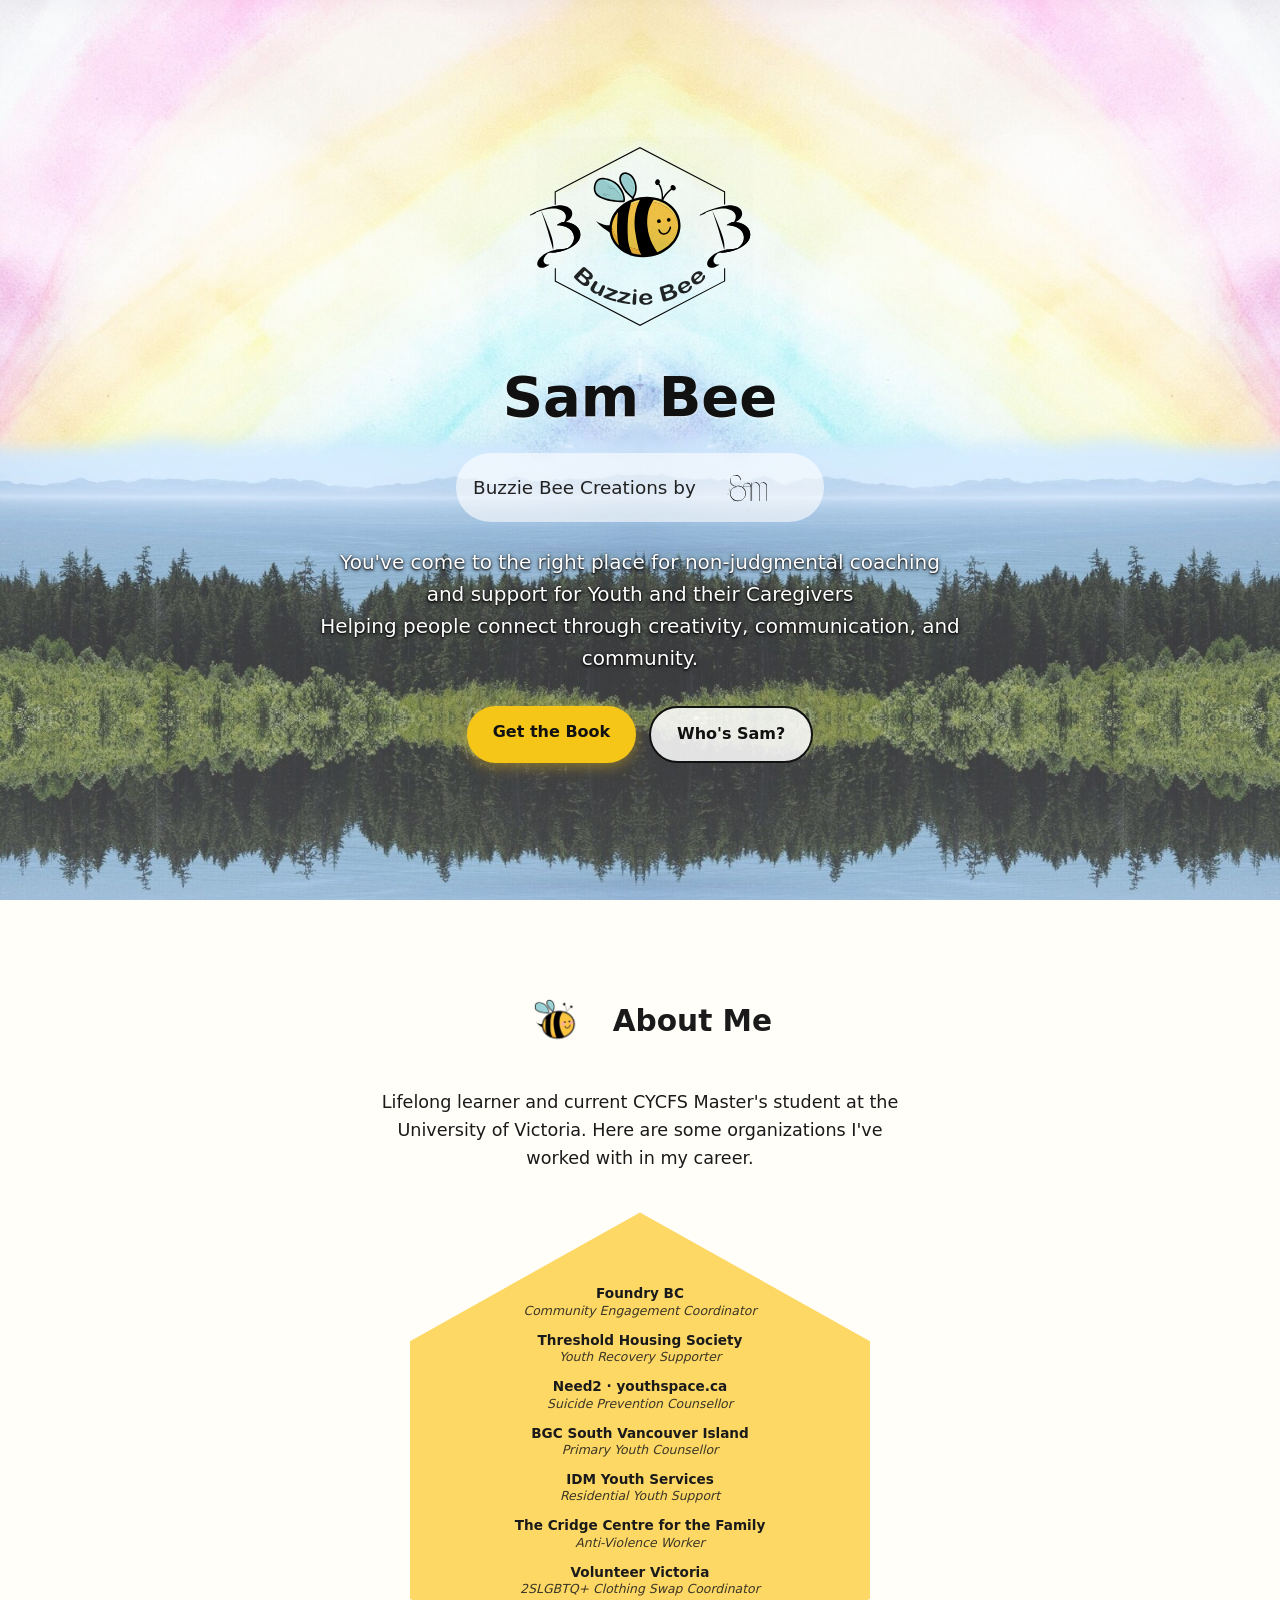
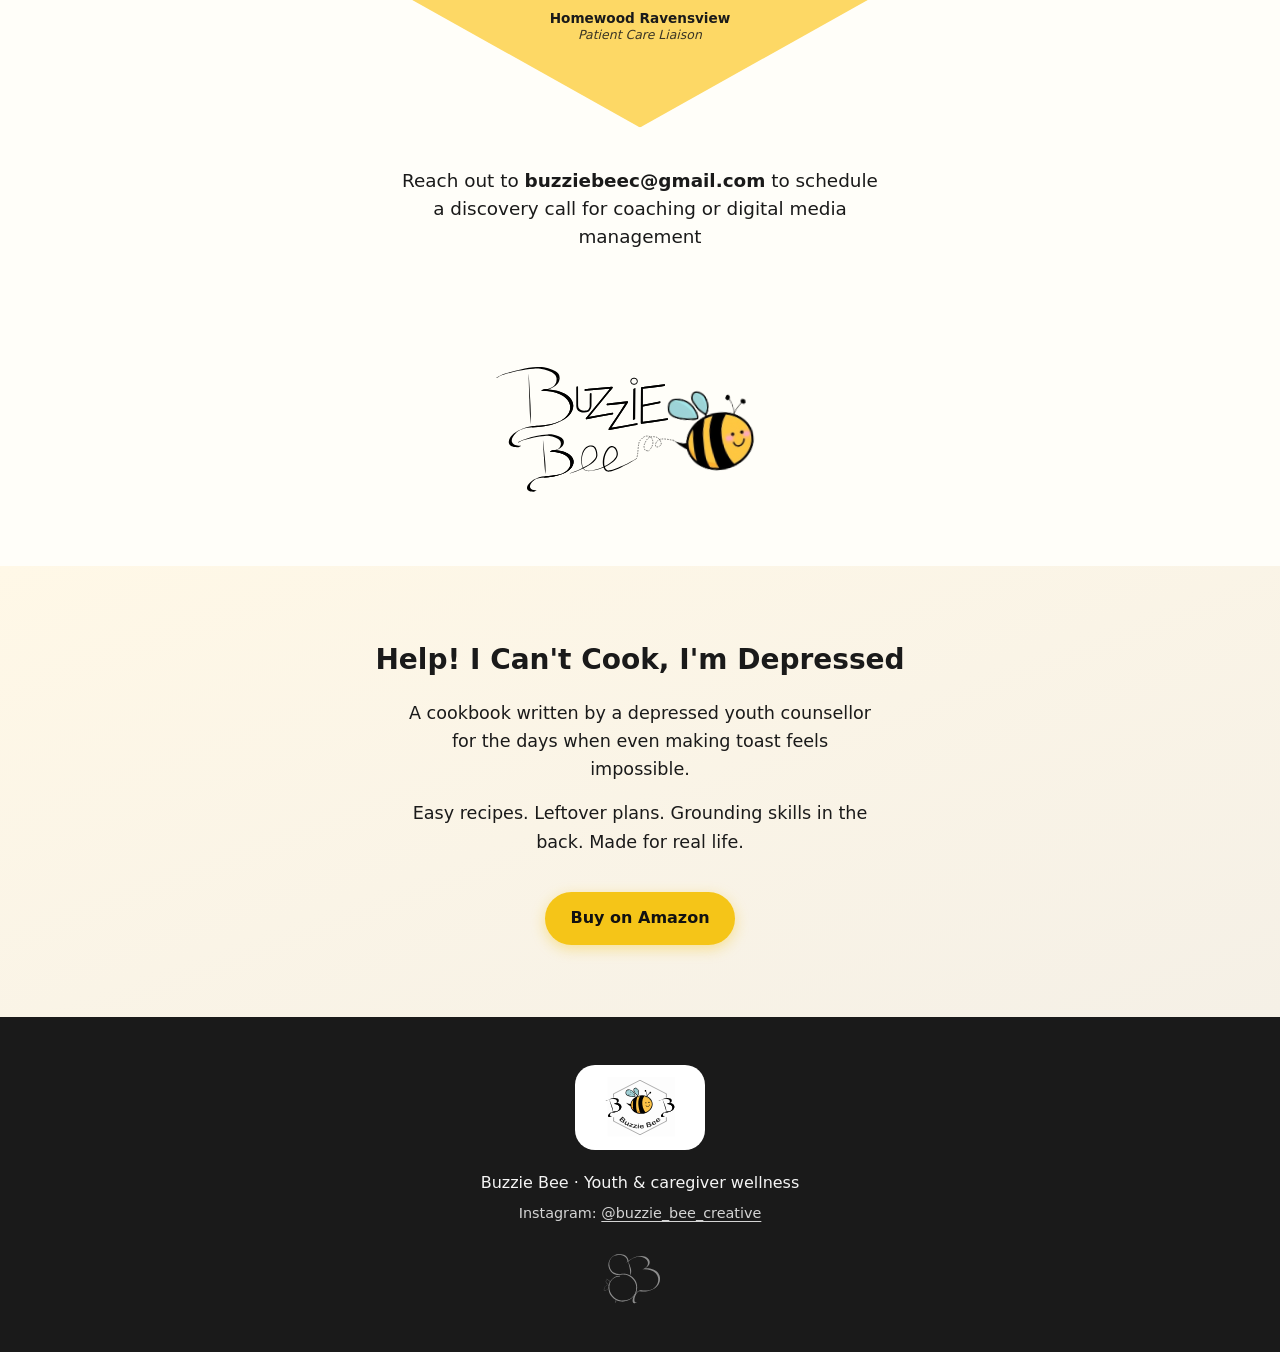
<file: index.html>
<!DOCTYPE html>
<html lang="en">
<head>
  <meta charset="UTF-8">
  <meta name="viewport" content="width=device-width, initial-scale=1.0">
  <title>Buzzie Bee | Creative Strategist • Artist • Youth Advocate & Coach </title>
  <meta name="description" content="Greetings! I'm Sam. I live, work and play in Victoria, BC. I'm a coach for Youth and Caregivers and a Digital Media Strategist, and Author of the book Help! I Can't Cook, I'm Depressed.">
  <link rel="stylesheet" href="styles.css">
  <link rel="icon" href="logo.svg" type="image/svg+xml">
</head>
<body>

  <!-- Hero -->
  <header class="hero">
    <div class="hero-content">
      <img src="logo.svg" alt="Buzzie Bee logo" class="main-logo">
      <h1>Sam Bee</h1>
      <p class="by-line">Buzzie Bee Creations by <img src="SAMname%20copy.svg" alt="Sam" class="sam-name-img"></p>
      <p class="tagline">You've come to the right place for non-judgmental coaching and support for Youth and their Caregivers<br>Helping people connect through creativity, communication, and community.</p>
      <div class="hero-buttons">
        <a href="https://www.amazon.ca/Help-Cant-Cook-Im-Depressed/dp/1069725307" class="btn primary" target="_blank" rel="noopener">Get the Book</a>
        <a href="#about" class="btn secondary">Who's Sam?</a>
      </div>
    </div>
  </header>

  <!-- About / Credibility -->
  <section id="about" class="about">
    <div class="container">
      <div class="about-heading">
        <img src="Bee_Logo.svg" alt="" class="bee-accent">
        <h2>About Me</h2>
      </div>
      <p class="intro">Lifelong learner and current CYCFS Master's student at the University of Victoria. Here are some organizations I've worked with in my career.</p>

      <div class="hexagon-wrapper">
        <div class="hexagon">
          <ul class="orgs">
            <li><strong>Foundry BC</strong><span>Community Engagement Coordinator</span></li>
            <li><strong>Threshold Housing Society</strong><span>Youth Recovery Supporter</span></li>
            <li><strong>Need2 · youthspace.ca</strong><span>Suicide Prevention Counsellor</span></li>
            <li><strong>BGC South Vancouver Island</strong><span>Primary Youth Counsellor</span></li>
            <li><strong>IDM Youth Services</strong><span>Residential Youth Support</span></li>
            <li><strong>The Cridge Centre for the Family</strong><span>Anti-Violence Worker</span></li>
            <li><strong>Volunteer Victoria</strong><span>2SLGBTQ+ Clothing Swap Coordinator</span></li>
            <li><strong>Homewood Ravensview</strong><span>Patient Care Liaison</span></li>
          </ul>
        </div>
      </div>

      <p class="closing">Reach out to <b>buzziebeec@gmail.com</b> to schedule a discovery call for coaching or digital media management</p>
    </div>
  </section>

  <div class="wordmark-divider">
    <img src="buzziebee-hand-logo.svg" alt="Buzzie Bee">
  </div>

  <!-- Book -->
  <section class="book">
    <div class="container">
      <h2>Help! I Can't Cook, I'm Depressed</h2>
      <p>A cookbook written by a depressed youth counsellor for the days when even making toast feels impossible.</p>
      <p>Easy recipes. Leftover plans. Grounding skills in the back. Made for real life.</p>
      <a href="https://www.amazon.ca/Help-Cant-Cook-Im-Depressed/dp/1069725307" class="btn primary" target="_blank" rel="noopener">Buy on Amazon</a>
    </div>
  </section>

  <!-- Footer -->
  <footer>
    <div class="container">
      <img src="logo.svg" alt="Buzzie Bee" class="footer-logo">
      <p>Buzzie Bee · Youth & caregiver wellness</p>
      <p class="small">Instagram: <a href="https://www.instagram.com/buzziebee.hive" target="_blank" rel="noopener">@buzzie_bee_creative</a></p>
      <img src="SB%20monogram%20copy.svg" alt="" class="sb-watermark">
    </div>
  </footer>

</body>
</html>
</file>
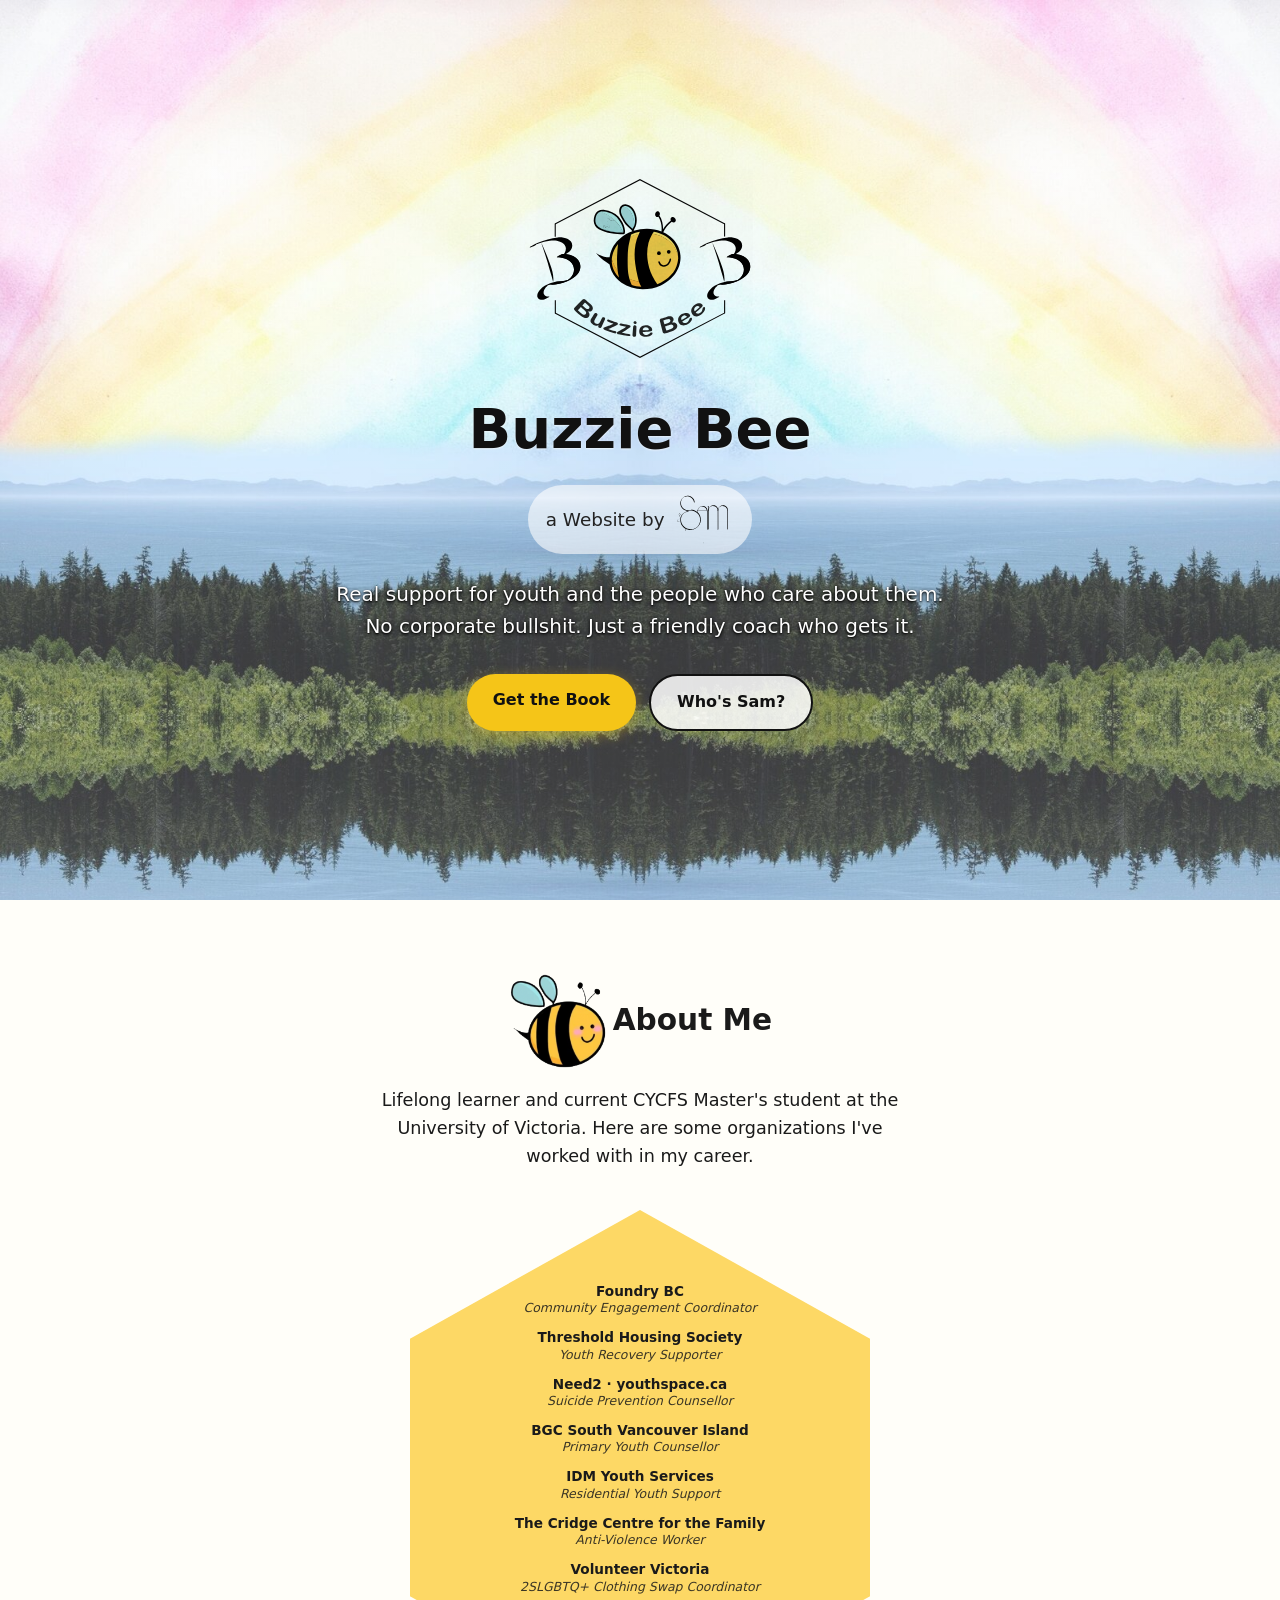
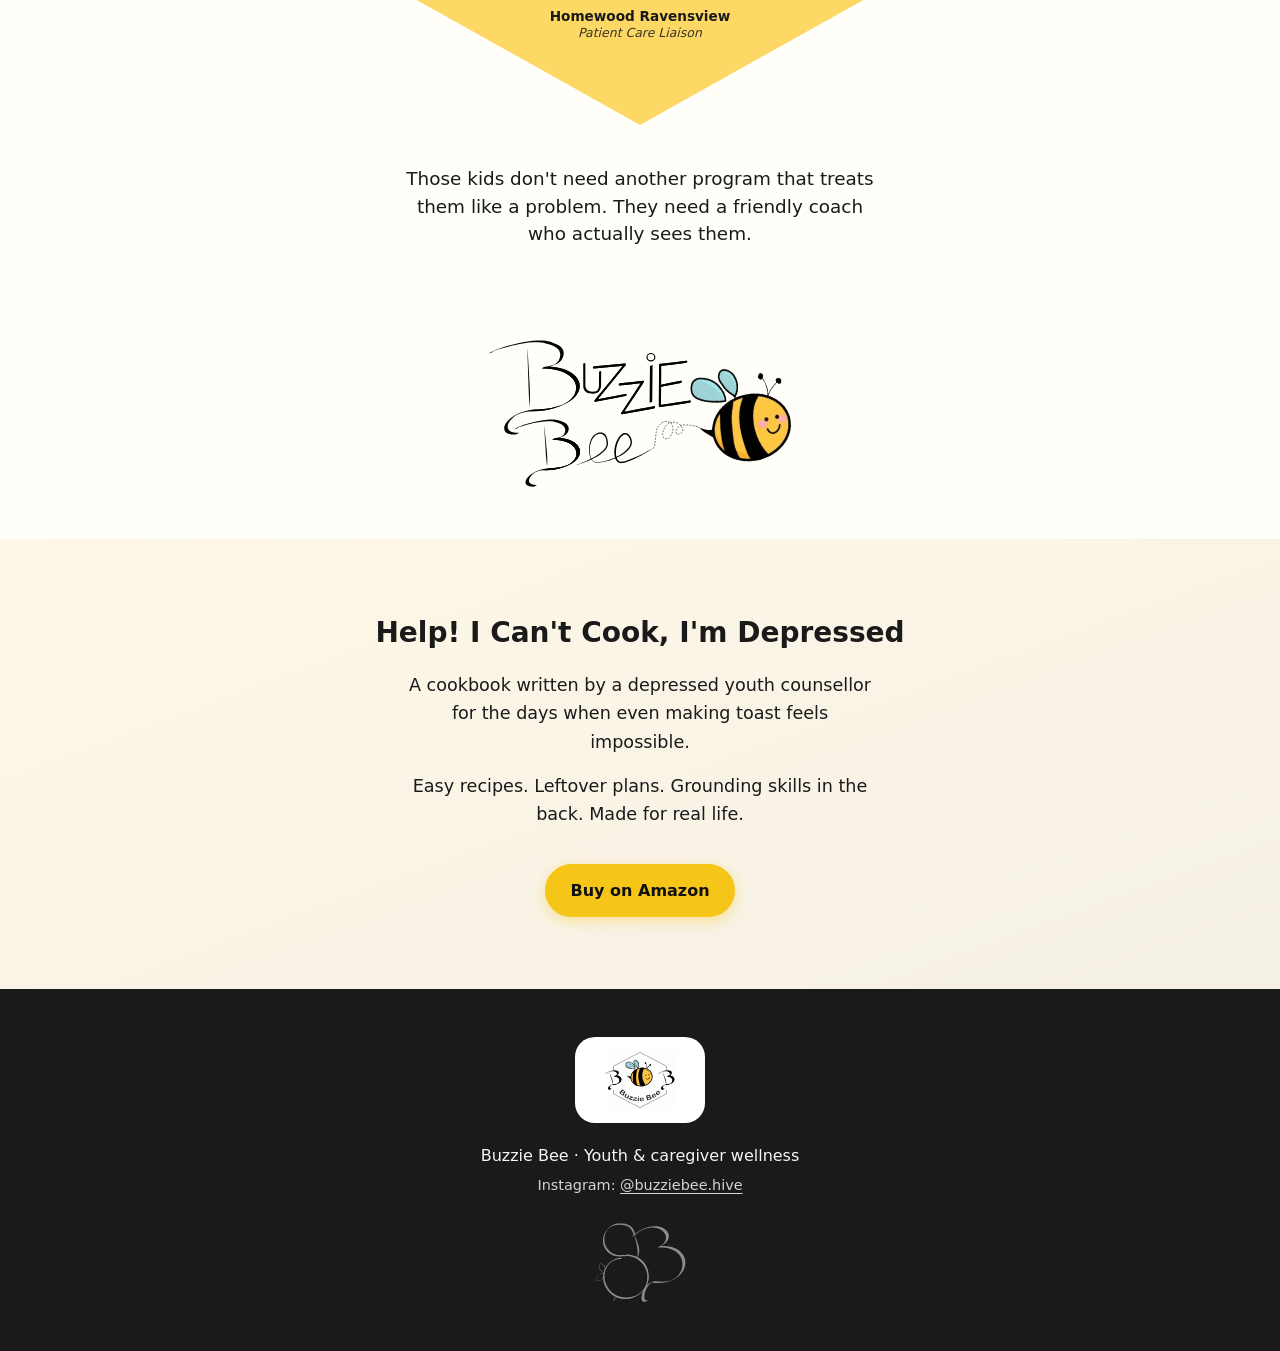
<file: index (4).html>
<!DOCTYPE html>
<html lang="en">
<head>
  <meta charset="UTF-8">
  <meta name="viewport" content="width=device-width, initial-scale=1.0">
  <title>Buzzie Bee | Real support for youth & caregivers</title>
  <meta name="description" content="A friendly coach for youth and caregivers. Practical recovery tools, real talk, and the book Help! I Can't Cook, I'm Depressed.">
  <link rel="stylesheet" href="styles.css">
  <link rel="icon" href="logo.svg" type="image/svg+xml">
</head>
<body>

  <!-- Hero -->
  <header class="hero">
    <div class="hero-content">
      <img src="logo.svg" alt="Buzzie Bee logo" class="main-logo">
      <h1>Buzzie Bee</h1>
      <p class="by-line">a Website by <img src="sam-name.svg" alt="Sam" class="sam-name-img"></p>
      <p class="tagline">Real support for youth and the people who care about them.<br>No corporate bullshit. Just a friendly coach who gets it.</p>
      <div class="hero-buttons">
        <a href="https://www.amazon.ca/Help-Cant-Cook-Im-Depressed/dp/1069725307" class="btn primary" target="_blank" rel="noopener">Get the Book</a>
        <a href="#about" class="btn secondary">Who's Sam?</a>
      </div>
    </div>
  </header>

  <!-- About / Credibility -->
  <section id="about" class="about">
    <div class="container">
      <div class="about-heading">
        <img src="bee-icon.svg" alt="" class="bee-accent">
        <h2>About Me</h2>
      </div>
      <p class="intro">Lifelong learner and current CYCFS Master's student at the University of Victoria. Here are some organizations I've worked with in my career.</p>

      <div class="hexagon-wrapper">
        <div class="hexagon">
          <ul class="orgs">
            <li><strong>Foundry BC</strong><span>Community Engagement Coordinator</span></li>
            <li><strong>Threshold Housing Society</strong><span>Youth Recovery Supporter</span></li>
            <li><strong>Need2 · youthspace.ca</strong><span>Suicide Prevention Counsellor</span></li>
            <li><strong>BGC South Vancouver Island</strong><span>Primary Youth Counsellor</span></li>
            <li><strong>IDM Youth Services</strong><span>Residential Youth Support</span></li>
            <li><strong>The Cridge Centre for the Family</strong><span>Anti-Violence Worker</span></li>
            <li><strong>Volunteer Victoria</strong><span>2SLGBTQ+ Clothing Swap Coordinator</span></li>
            <li><strong>Homewood Ravensview</strong><span>Patient Care Liaison</span></li>
          </ul>
        </div>
      </div>

      <p class="closing">Those kids don't need another program that treats them like a problem. They need a friendly coach who actually sees them.</p>
    </div>
  </section>

  <div class="wordmark-divider">
    <img src="buzziebee-wordmark.svg" alt="Buzzie Bee">
  </div>

  <!-- Book -->
  <section class="book">
    <div class="container">
      <h2>Help! I Can't Cook, I'm Depressed</h2>
      <p>A cookbook written by a depressed youth counsellor for the days when even making toast feels impossible.</p>
      <p>Easy recipes. Leftover plans. Grounding skills in the back. Made for real life.</p>
      <a href="https://www.amazon.ca/Help-Cant-Cook-Im-Depressed/dp/1069725307" class="btn primary" target="_blank" rel="noopener">Buy on Amazon</a>
    </div>
  </section>

  <!-- Footer -->
  <footer>
    <div class="container">
      <img src="logo.svg" alt="Buzzie Bee" class="footer-logo">
      <p>Buzzie Bee · Youth & caregiver wellness</p>
      <p class="small">Instagram: <a href="https://www.instagram.com/buzziebee.hive" target="_blank" rel="noopener">@buzziebee.hive</a></p>
      <img src="sb-monogram.svg" alt="" class="sb-watermark">
    </div>
  </footer>

</body>
</html>
</file>
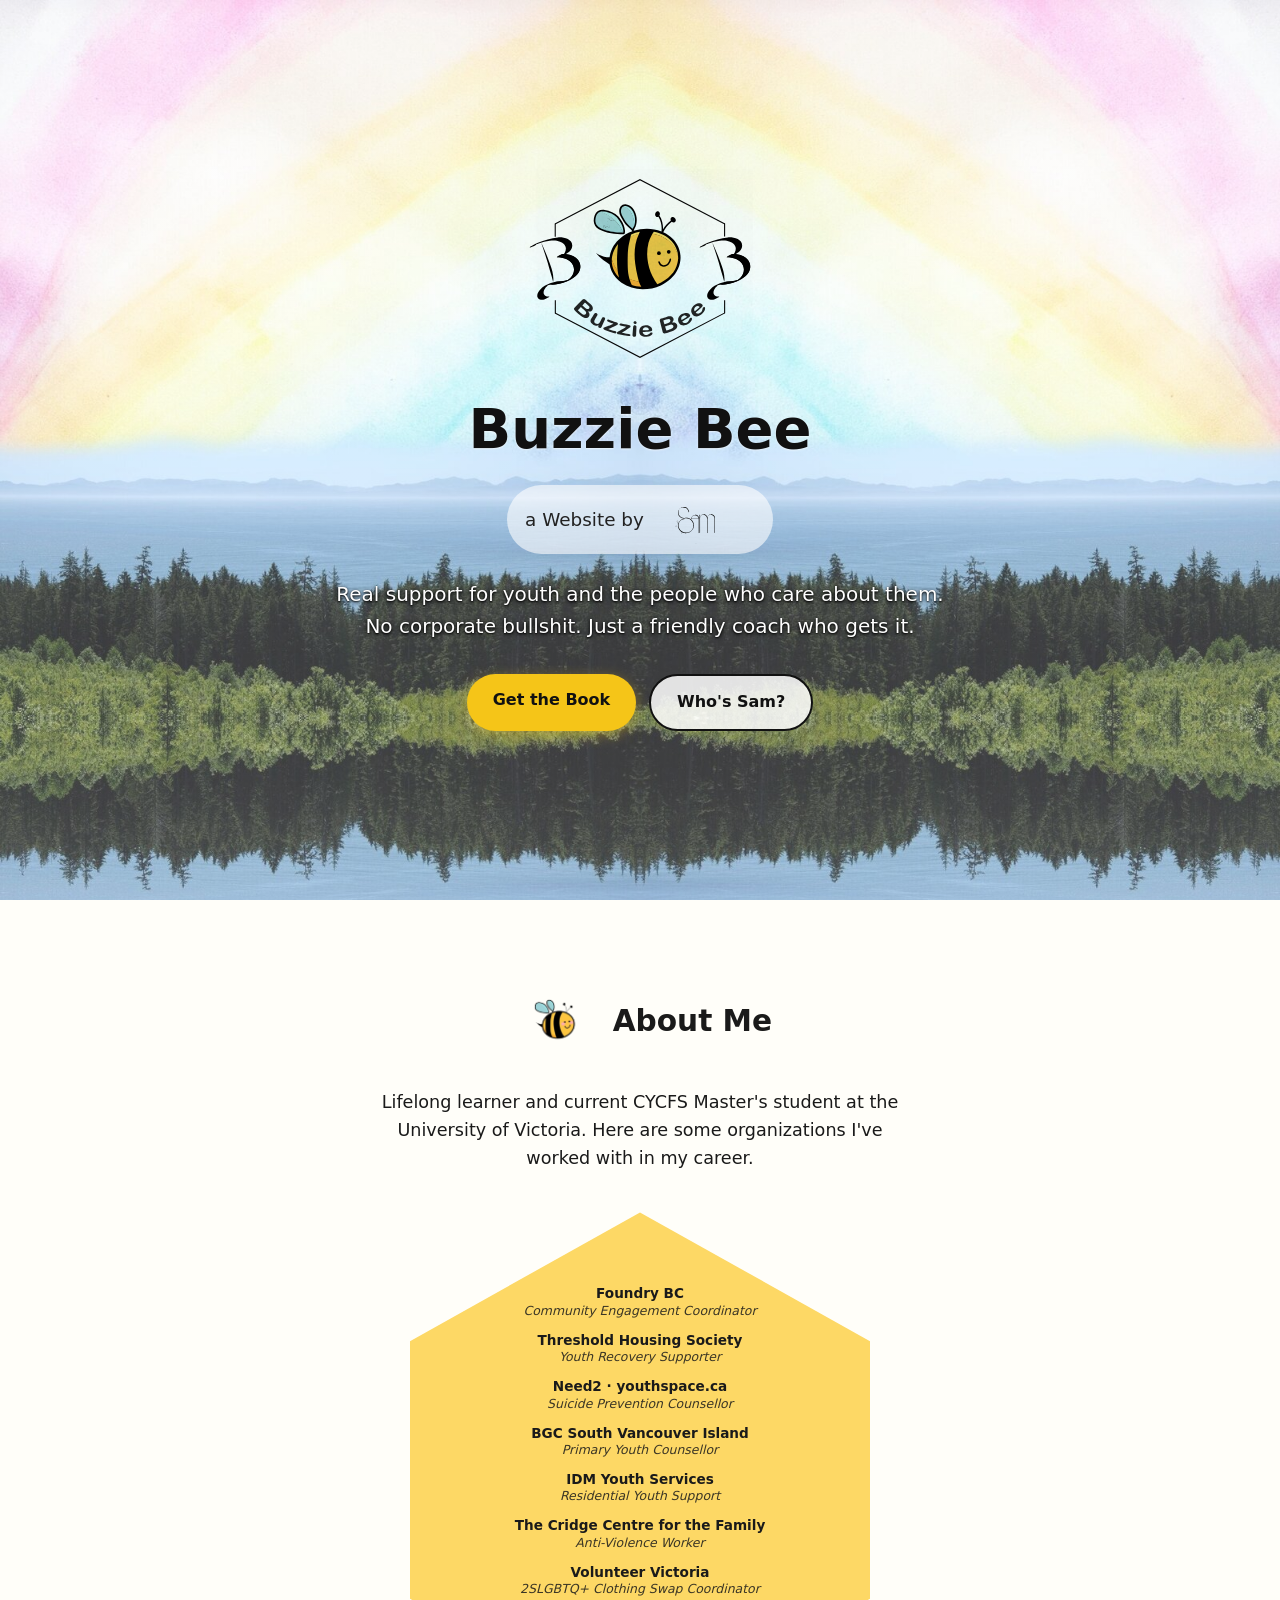
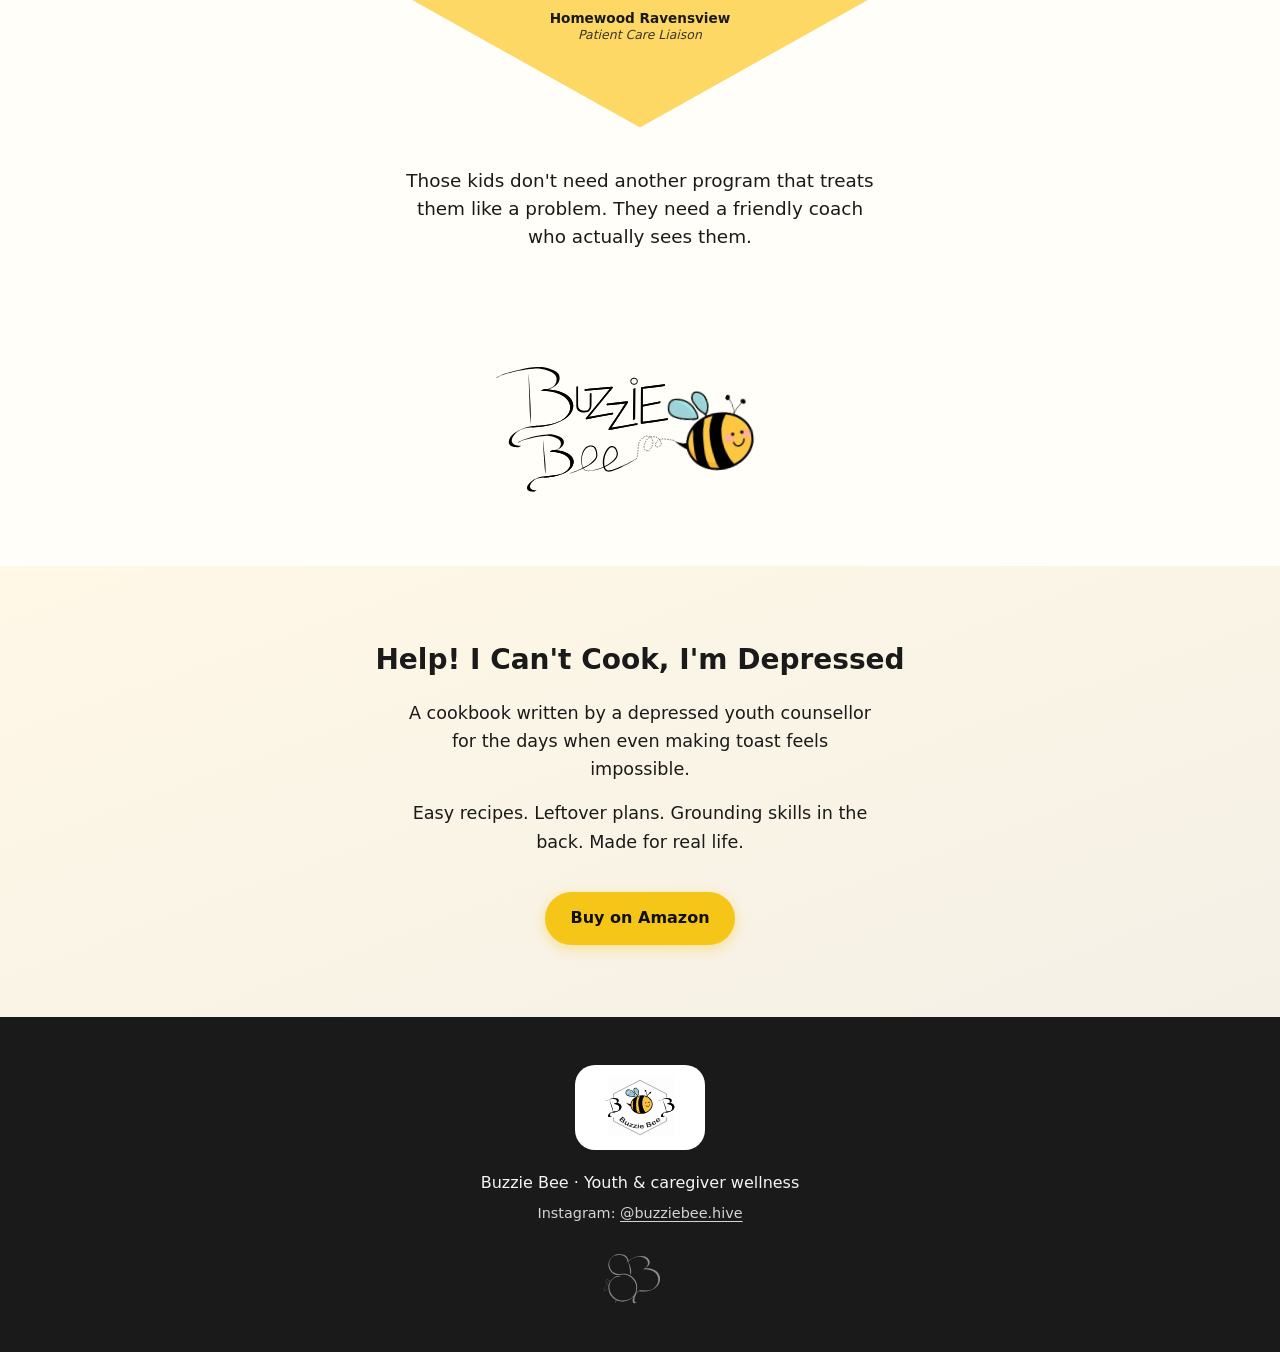
<file: index (5).html>
<!DOCTYPE html>
<html lang="en">
<head>
  <meta charset="UTF-8">
  <meta name="viewport" content="width=device-width, initial-scale=1.0">
  <title>Buzzie Bee | Real support for youth & caregivers</title>
  <meta name="description" content="A friendly coach for youth and caregivers. Practical recovery tools, real talk, and the book Help! I Can't Cook, I'm Depressed.">
  <link rel="stylesheet" href="styles.css">
  <link rel="icon" href="logo.svg" type="image/svg+xml">
</head>
<body>

  <!-- Hero -->
  <header class="hero">
    <div class="hero-content">
      <img src="logo.svg" alt="Buzzie Bee logo" class="main-logo">
      <h1>Buzzie Bee</h1>
      <p class="by-line">a Website by <img src="SAMname%20copy.svg" alt="Sam" class="sam-name-img"></p>
      <p class="tagline">Real support for youth and the people who care about them.<br>No corporate bullshit. Just a friendly coach who gets it.</p>
      <div class="hero-buttons">
        <a href="https://www.amazon.ca/Help-Cant-Cook-Im-Depressed/dp/1069725307" class="btn primary" target="_blank" rel="noopener">Get the Book</a>
        <a href="#about" class="btn secondary">Who's Sam?</a>
      </div>
    </div>
  </header>

  <!-- About / Credibility -->
  <section id="about" class="about">
    <div class="container">
      <div class="about-heading">
        <img src="Bee_Logo.svg" alt="" class="bee-accent">
        <h2>About Me</h2>
      </div>
      <p class="intro">Lifelong learner and current CYCFS Master's student at the University of Victoria. Here are some organizations I've worked with in my career.</p>

      <div class="hexagon-wrapper">
        <div class="hexagon">
          <ul class="orgs">
            <li><strong>Foundry BC</strong><span>Community Engagement Coordinator</span></li>
            <li><strong>Threshold Housing Society</strong><span>Youth Recovery Supporter</span></li>
            <li><strong>Need2 · youthspace.ca</strong><span>Suicide Prevention Counsellor</span></li>
            <li><strong>BGC South Vancouver Island</strong><span>Primary Youth Counsellor</span></li>
            <li><strong>IDM Youth Services</strong><span>Residential Youth Support</span></li>
            <li><strong>The Cridge Centre for the Family</strong><span>Anti-Violence Worker</span></li>
            <li><strong>Volunteer Victoria</strong><span>2SLGBTQ+ Clothing Swap Coordinator</span></li>
            <li><strong>Homewood Ravensview</strong><span>Patient Care Liaison</span></li>
          </ul>
        </div>
      </div>

      <p class="closing">Those kids don't need another program that treats them like a problem. They need a friendly coach who actually sees them.</p>
    </div>
  </section>

  <div class="wordmark-divider">
    <img src="buzziebee-hand-logo.svg" alt="Buzzie Bee">
  </div>

  <!-- Book -->
  <section class="book">
    <div class="container">
      <h2>Help! I Can't Cook, I'm Depressed</h2>
      <p>A cookbook written by a depressed youth counsellor for the days when even making toast feels impossible.</p>
      <p>Easy recipes. Leftover plans. Grounding skills in the back. Made for real life.</p>
      <a href="https://www.amazon.ca/Help-Cant-Cook-Im-Depressed/dp/1069725307" class="btn primary" target="_blank" rel="noopener">Buy on Amazon</a>
    </div>
  </section>

  <!-- Footer -->
  <footer>
    <div class="container">
      <img src="logo.svg" alt="Buzzie Bee" class="footer-logo">
      <p>Buzzie Bee · Youth & caregiver wellness</p>
      <p class="small">Instagram: <a href="https://www.instagram.com/buzziebee.hive" target="_blank" rel="noopener">@buzziebee.hive</a></p>
      <img src="SB%20monogram%20copy.svg" alt="" class="sb-watermark">
    </div>
  </footer>

</body>
</html>
</file>
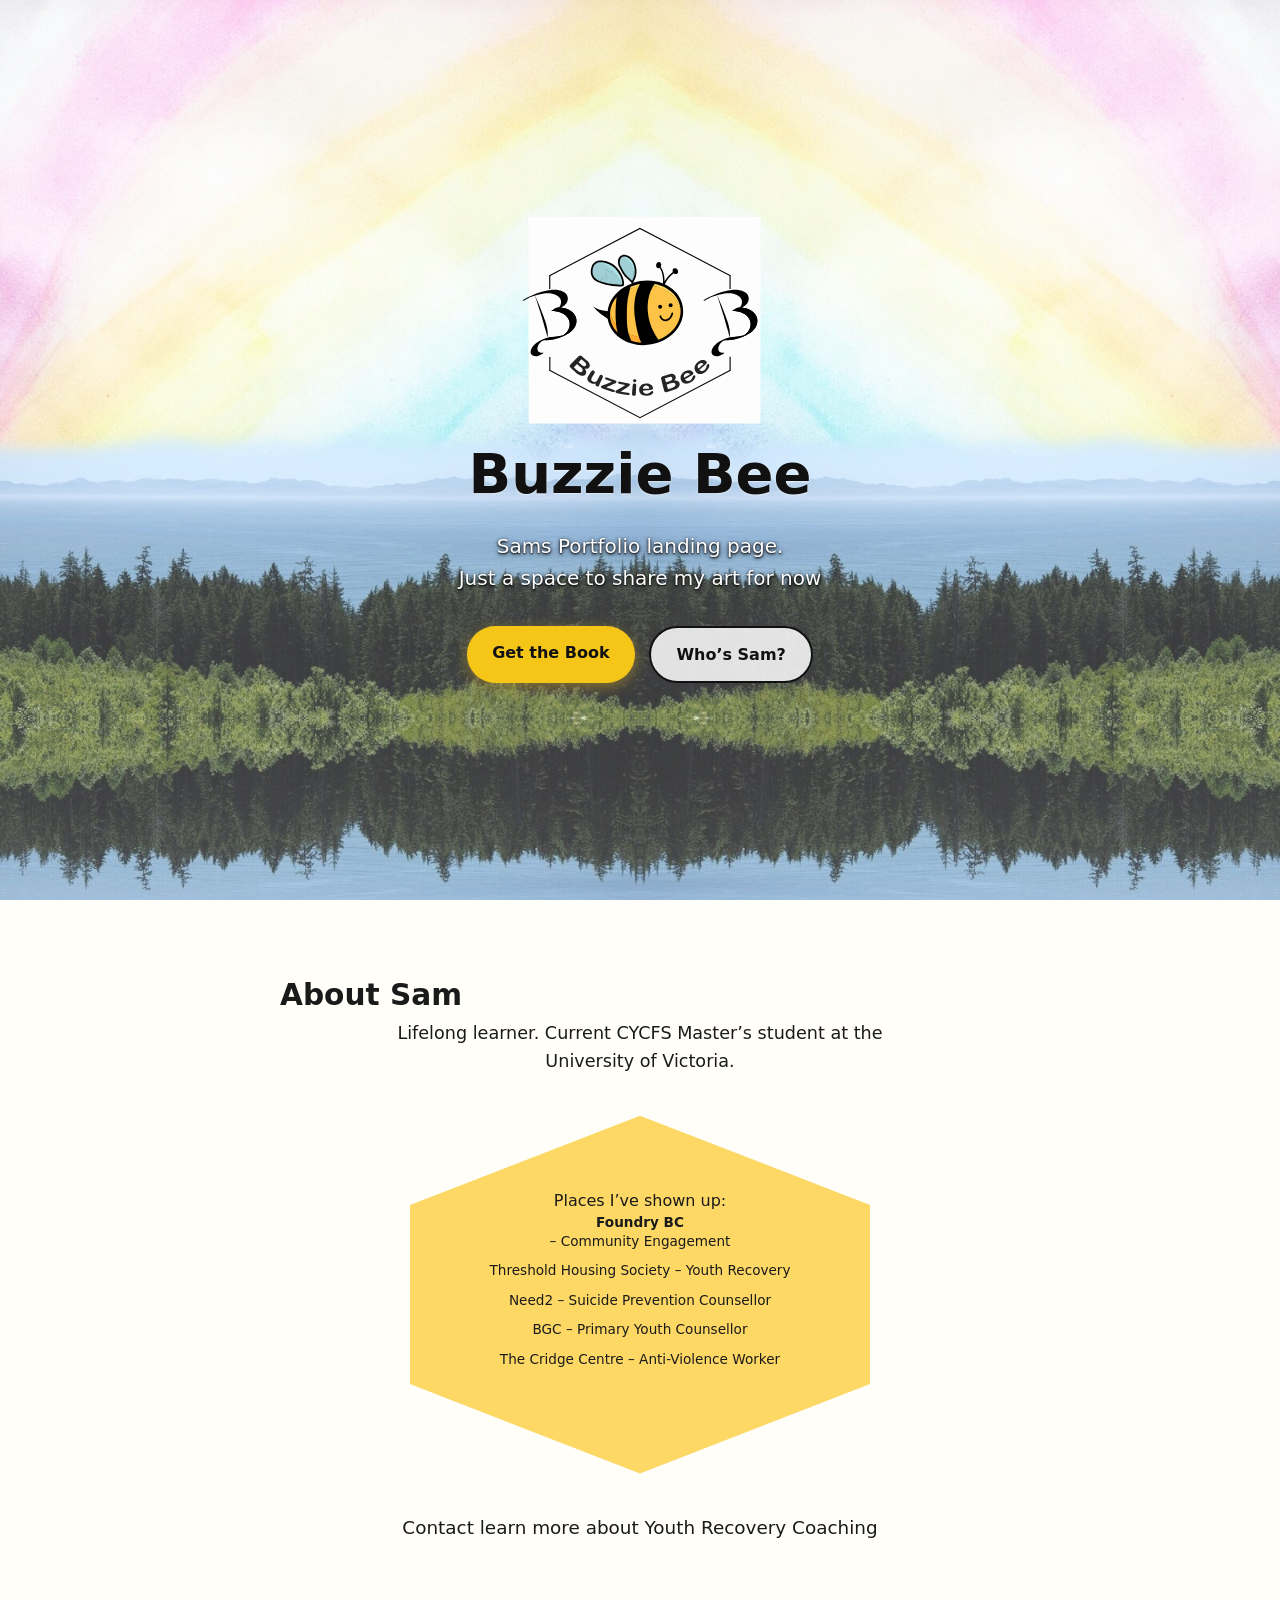
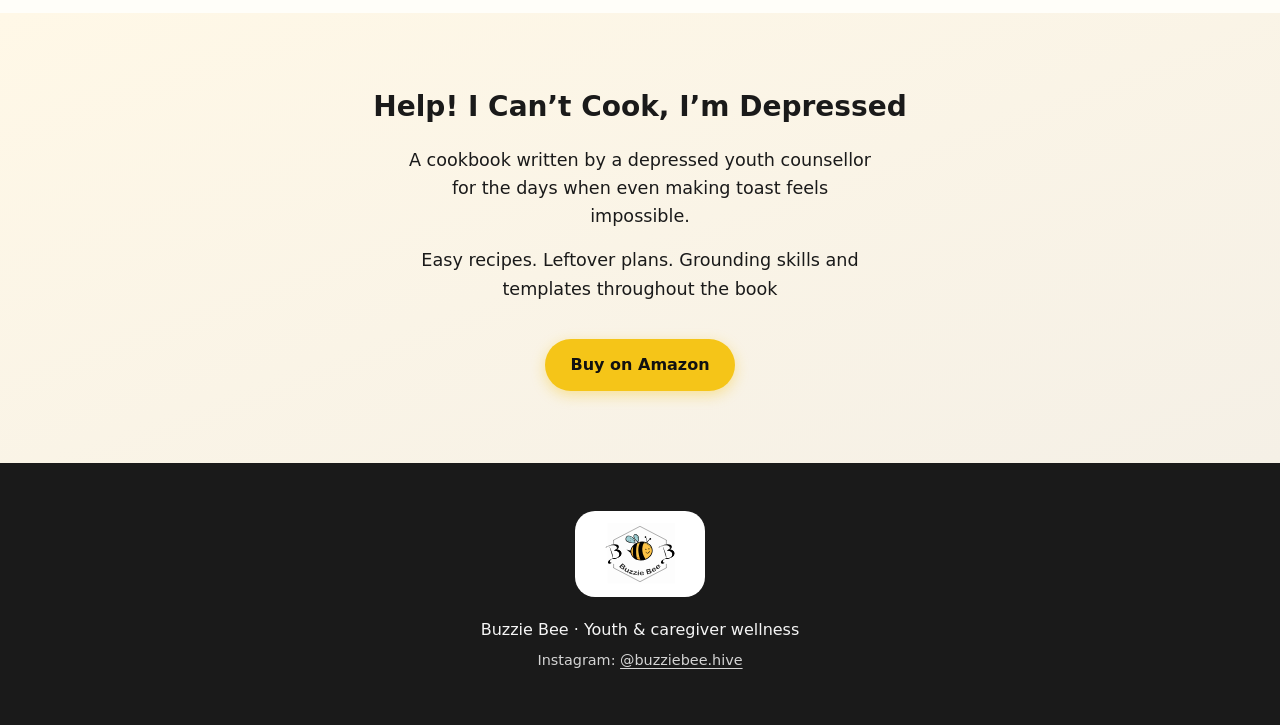
<file: index1.html>
<!DOCTYPE html>
<html lang="en">
<head>
  <meta charset="UTF-8">
  <meta name="viewport" content="width=device-width, initial-scale=1.0">
  <title>Buzzie Bee</title>
  <meta name="description" content="A landing hive for Sam to share their art, and the book Help! I Can't Cook, I'm Depressed.">
  <link rel="stylesheet" href="styles.css">
  <link rel="icon" href="logo.svg" type="image/svg+xml">
</head>
<body>

  <!-- Hero -->
  <header class="hero">
    <div class="hero-content">
      <img src="logo.svg" alt="Buzzie Bee logo" class="logo">
      <h1>Buzzie Bee</h1>
      <p class="tagline">Sams Portfolio landing page.<br>Just a space to share my art for now </p>
      <div class="hero-buttons">
        <a href="https://www.amazon.ca/Help-Cant-Cook-Im-Depressed/dp/1069725307" class="btn primary" target="_blank" rel="noopener">Get the Book</a>
        <a href="#about" class="btn secondary">Who’s Sam?</a>
      </div>
    </div>
  </header>

  <!-- About / Credibility -->
  <section id="about" class="about">
    <div class="container">
      <h2>About Sam</h2>
      <p class="intro">Lifelong learner. Current CYCFS Master’s student at the University of Victoria.</p>
      
      <div class="hexagon-wrapper">
        <div class="hexagon">
          <p class="hex-label">Places I’ve shown up:</p>
          <ul class="orgs">
            <li><b>Foundry BC </b>– Community Engagement</li>
            <li>Threshold Housing Society – Youth Recovery</li>
            <li>Need2 – Suicide Prevention Counsellor</li>
            <li>BGC – Primary Youth Counsellor</li>
            <li>The Cridge Centre – Anti-Violence Worker</li>
            <li> </li>
            <li> </li>
          </ul>
        </div>
      </div>

      <p class="closing">Contact learn more about Youth Recovery Coaching </p>
    </div>
  </section>

  <!-- Book -->
  <section class="book">
    <div class="container">
      <h2>Help! I Can’t Cook, I’m Depressed</h2>
      <p>A cookbook written by a depressed youth counsellor for the days when even making toast feels impossible.</p>
      <p>Easy recipes. Leftover plans. Grounding skills and templates throughout the book </p>
      <a href="https://www.amazon.ca/Help-Cant-Cook-Im-Depressed/dp/1069725307" class="btn primary" target="_blank" rel="noopener">Buy on Amazon</a>
    </div>
  </section>

  <!-- Footer -->
  <footer>
    <div class="container">
      <img src="logo.svg" alt="Buzzie Bee" class="footer-logo">
      <p>Buzzie Bee · Youth & caregiver wellness</p>
      <p class="small">Instagram: <a href="https://www.instagram.com/buzzie_bee_creations" target="_blank" rel="noopener">@buzziebee.hive</a></p>
    </div>
  </footer>

</body>
</html>
</file>
<file: styles.css>
/* Reset & base */
*, *::before, *::after {
  box-sizing: border-box;
  margin: 0;
  padding: 0;
}

html {
  scroll-behavior: smooth;
}

body {
  font-family: system-ui, -apple-system, BlinkMacSystemFont, "Segoe UI", Roboto, sans-serif;
  line-height: 1.6;
  color: #1a1a1a;
  background-color: #f8f4ef;
}

img {
  max-width: 100%;
  height: auto;
  display: block;
}

a {
  color: inherit;
  text-decoration: none;
}

.container {
  width: min(100% - 2rem, 720px);
  margin-inline: auto;
}

/* Hero */
.hero {
  min-height: 100vh;
  min-height: 100dvh;
  display: flex;
  align-items: center;
  justify-content: center;
  padding: 3rem 1.5rem;
  background-image:
    linear-gradient(to bottom, rgba(255,255,255,0.15), rgba(255,255,255,0.25)),
    url("bg-seamless-web.jpg");
  background-size: cover;
  background-position: center top;
  background-repeat: no-repeat;
  background-attachment: fixed;
}

.hero-content {
  display: flex;
  flex-direction: column;
  align-items: center;
  text-align: center;
  max-width: 640px;
}

/* The hexagon logo file has a white background baked in.
   mix-blend-mode: multiply drops that white out so it sits
   cleanly on the colorful hero background. This only works on
   light backgrounds, so it's used for the hero logo only. */
.main-logo {
  mix-blend-mode: multiply;
}

.main-logo {
  width: clamp(220px, 32vw, 340px);
  margin-bottom: 1rem;
}

.hero h1 {
  font-size: clamp(2.25rem, 7vw, 3.5rem);
  font-weight: 800;
  color: #111;
  margin-bottom: 0.75rem;
  text-shadow: 0 1px 2px rgba(255,255,255,0.6);
}

.by-line {
  display: flex;
  align-items: center;
  gap: 0.4rem;
  font-size: 1.15rem;
  color: #222;
  margin-bottom: 1.5rem;
  padding: 0.3rem 1.1rem;
  background: rgba(255,255,255,0.6);
  border-radius: 999px;
}

.sam-name-img {
  height: 3.2em;
  width: auto;
}

.tagline {
  font-size: clamp(1.05rem, 2.5vw, 1.25rem);
  margin-bottom: 2rem;
  color: #fff;
  text-shadow: 0 1px 4px rgba(0,0,0,0.9), 0 1px 2px rgba(0,0,0,0.9);
}

.hero-buttons {
  display: flex;
  flex-wrap: wrap;
  gap: 0.85rem;
  justify-content: center;
}

/* Buttons */
.btn {
  display: inline-block;
  padding: 0.85rem 1.6rem;
  border-radius: 999px;
  font-weight: 600;
  font-size: 1rem;
  transition: transform 0.15s ease, box-shadow 0.15s ease;
}

.btn:hover {
  transform: translateY(-2px);
}

.btn.primary {
  background: #f5c518;
  color: #111;
  box-shadow: 0 4px 14px rgba(245, 197, 24, 0.4);
}

.btn.primary:hover {
  box-shadow: 0 6px 18px rgba(245, 197, 24, 0.55);
}

.btn.secondary {
  background: rgba(255,255,255,0.85);
  color: #111;
  border: 2px solid #111;
}

/* About section */
.about {
  padding: 4.5rem 0;
  background: #fffef9;
}

.about-heading {
  display: flex;
  align-items: center;
  justify-content: center;
  gap: 0.3rem;
  margin-bottom: 1rem;
}

.bee-accent {
  width: 100px;
}

.about h2 {
  font-size: 1.85rem;
}

.about .intro {
  text-align: center;
  max-width: 520px;
  margin: 0 auto 2.5rem;
  font-size: 1.1rem;
}

.hexagon-wrapper {
  display: flex;
  justify-content: center;
  margin-bottom: 2.5rem;
}

.hexagon {
  background: #fdd865;
  width: min(100%, 460px);
  padding: 4.5rem 3.5rem;
  clip-path: polygon(50% 0%, 100% 25%, 100% 75%, 50% 100%, 0% 75%, 0% 25%);
  text-align: center;
  box-shadow: 0 8px 24px rgba(0,0,0,0.08);
}

.orgs {
  list-style: none;
  font-size: 0.85rem;
  line-height: 1.35;
}

.orgs li {
  margin-bottom: 0.7rem;
  display: flex;
  flex-direction: column;
}

.orgs li strong {
  font-weight: 700;
}

.orgs li span {
  font-style: italic;
  font-size: 0.78rem;
  opacity: 0.85;
}

.closing {
  text-align: center;
  font-size: 1.15rem;
  font-weight: 500;
  max-width: 480px;
  margin: 0 auto;
  line-height: 1.5;
}

/* Wordmark divider */
.wordmark-divider {
  display: flex;
  justify-content: center;
  padding: 1rem 1.5rem 3rem;
  background: #fffef9;
}

.wordmark-divider img {
  width: clamp(200px, 32vw, 320px);
}

/* Book section */
.book {
  padding: 4.5rem 0;
  background: linear-gradient(160deg, #fff8e7 0%, #f5f0e6 100%);
  text-align: center;
}

.book h2 {
  font-size: 1.75rem;
  margin-bottom: 1rem;
}

.book p {
  max-width: 480px;
  margin: 0 auto 1rem;
  font-size: 1.1rem;
}

.book .btn {
  margin-top: 1.25rem;
}

/* Footer */
footer {
  padding: 3rem 1rem;
  background: #1a1a1a;
  color: #f5f5f5;
  text-align: center;
  position: relative;
}

.footer-logo {
  width: 130px;
  margin: 0 auto 1.25rem;
  background: #fff;
  border-radius: 20px;
  padding: 0.75rem;
}

footer p {
  margin-bottom: 0.35rem;
}

footer .small {
  font-size: 0.9rem;
  opacity: 0.85;
}

footer a {
  text-decoration: underline;
  text-underline-offset: 3px;
}

.sb-watermark {
  width: 95px;
  margin: 1.5rem auto 0;
  opacity: 0.5;
  filter: invert(1);
}

/* Mobile tweaks */
@media (max-width: 600px) {
  .hero {
    background-attachment: scroll;
  }

  .main-logo {
    width: 210px;
  }

  .hexagon {
    padding: 3rem 2rem;
  }

  .orgs {
    font-size: 0.78rem;
  }

  .orgs li span {
    font-size: 0.72rem;
  }
}
</file>
